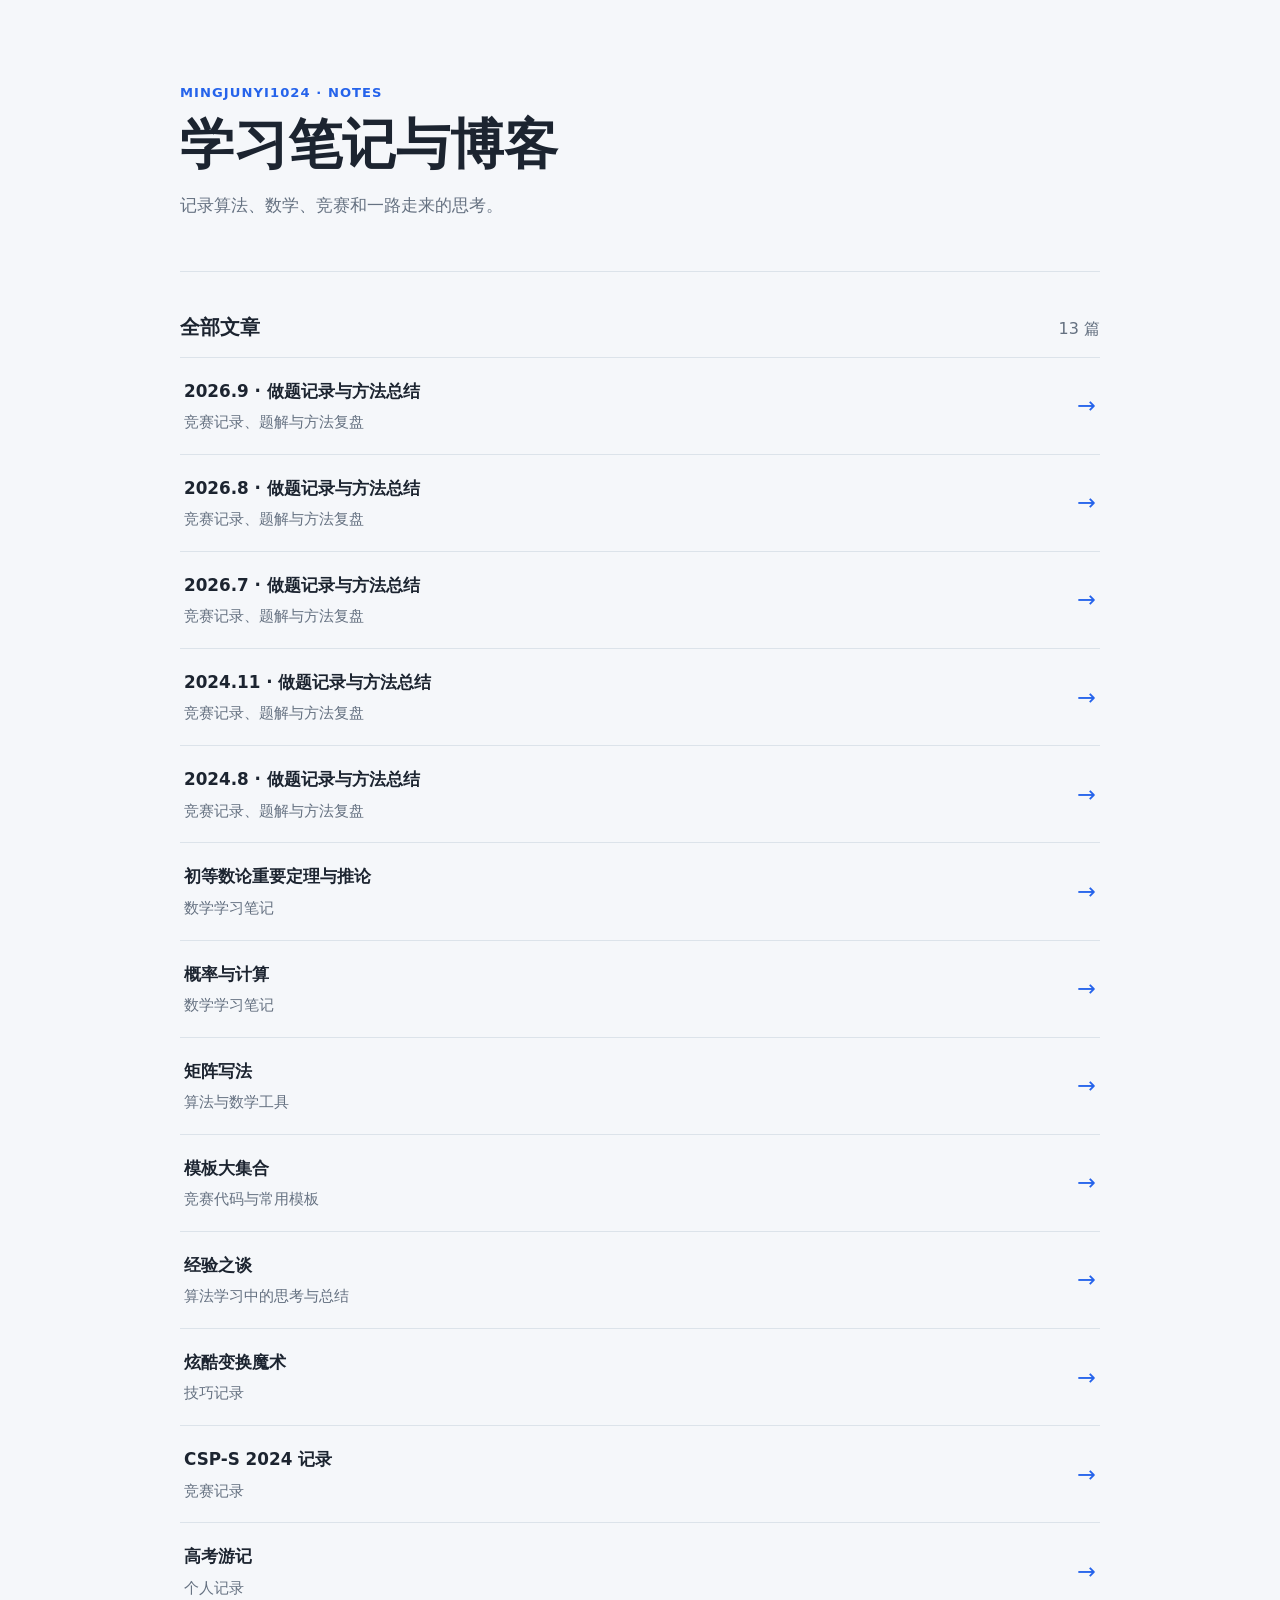
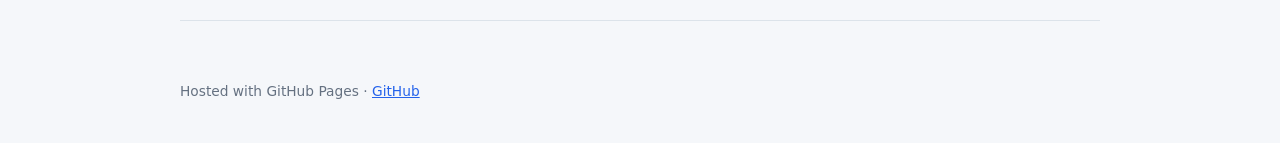
<file: index.html>
<!doctype html>
<html lang="zh-CN">
<head>
  <meta charset="utf-8">
  <meta name="viewport" content="width=device-width, initial-scale=1">
  <title>MingJunYi1024 的学习笔记</title>
  <meta name="description" content="算法、数学与学习记录">
  <link rel="stylesheet" href="styles.css">
</head>
<body>
  <main class="shell">
    <header class="hero">
      <p class="eyebrow">MingJunYi1024 · Notes</p>
      <h1>学习笔记与博客</h1>
      <p class="intro">记录算法、数学、竞赛和一路走来的思考。</p>
    </header>
    <section>
      <div class="section-heading">
        <h2>全部文章</h2>
        <span id="count" class="muted"></span>
      </div>
      <div id="posts" class="post-list"></div>
    </section>
    <footer>Hosted with GitHub Pages · <a href="https://github.com/MingJunYi1024" rel="noreferrer">GitHub</a></footer>
  </main>
  <script>
    const posts = [
      ["2026-09.txt", "2026.9 · 做题记录与方法总结", "竞赛记录、题解与方法复盘"],
      ["2026-08.txt", "2026.8 · 做题记录与方法总结", "竞赛记录、题解与方法复盘"],
      ["2026-07.txt", "2026.7 · 做题记录与方法总结", "竞赛记录、题解与方法复盘"],
      ["2024-11.txt", "2024.11 · 做题记录与方法总结", "竞赛记录、题解与方法复盘"],
      ["2024-08.txt", "2024.8 · 做题记录与方法总结", "竞赛记录、题解与方法复盘"],
      ["number-theory.txt", "初等数论重要定理与推论", "数学学习笔记"],
      ["probability.txt", "概率与计算", "数学学习笔记"],
      ["matrix.txt", "矩阵写法", "算法与数学工具"],
      ["templates.txt", "模板大集合", "竞赛代码与常用模板"],
      ["experience.txt", "经验之谈", "算法学习中的思考与总结"],
      ["magic.txt", "炫酷变换魔术", "技巧记录"],
      ["csp-s-2024.txt", "CSP-S 2024 记录", "竞赛记录"],
      ["gaokao-trip.txt", "高考游记", "个人记录"]
    ];
    document.querySelector("#count").textContent = `${posts.length} 篇`;
    document.querySelector("#posts").innerHTML = posts.map(([file, title, desc]) => `
      <a class="post" href="post.html?file=${encodeURIComponent(file)}">
        <div><h3>${title}</h3><p>${desc}</p></div><span class="arrow">→</span>
      </a>`).join("");
  </script>
</body>
</html>
</file>
<file: styles.css>
:root{color-scheme:light;--ink:#1c2430;--muted:#657181;--line:#dce3ea;--accent:#2563eb;--paper:#fff;--bg:#f5f7fa}
*{box-sizing:border-box}body{margin:0;background:var(--bg);color:var(--ink);font:16px/1.75 system-ui,-apple-system,"Segoe UI","Noto Sans SC","Microsoft YaHei",sans-serif}
.shell{width:min(920px,calc(100% - 32px));margin:0 auto;padding:56px 0 40px}.hero{padding:26px 0 50px;border-bottom:1px solid var(--line)}.eyebrow{margin:0 0 8px;color:var(--accent);font-size:.82rem;font-weight:700;letter-spacing:.08em;text-transform:uppercase}.hero h1{margin:0;font-size:clamp(2rem,5vw,3.35rem);line-height:1.2;letter-spacing:0}.intro{margin:14px 0 0;color:var(--muted);font-size:1.05rem}.section-heading{display:flex;align-items:baseline;justify-content:space-between;margin:38px 0 12px}.section-heading h2{margin:0;font-size:1.25rem}.muted{color:var(--muted)}
.post-list{border-top:1px solid var(--line)}.post{display:flex;align-items:center;justify-content:space-between;gap:20px;padding:19px 4px;border-bottom:1px solid var(--line);color:inherit;text-decoration:none}.post:hover h3{color:var(--accent)}.post h3{margin:0;font-size:1.05rem;transition:color .15s}.post p{margin:3px 0 0;color:var(--muted);font-size:.92rem}.arrow{color:var(--accent);font-size:1.4rem}footer{margin-top:58px;color:var(--muted);font-size:.86rem}a{color:var(--accent)}
.article-shell{max-width:900px}.back{display:inline-block;margin-bottom:34px;text-decoration:none}.article{background:var(--paper);padding:clamp(22px,5vw,58px);border:1px solid var(--line);border-radius:8px;overflow:hidden}.article h1{font-size:clamp(1.8rem,4vw,2.7rem);line-height:1.25}.article h2{margin-top:2.2em;padding-bottom:.25em;border-bottom:1px solid var(--line);line-height:1.3}.article h3{margin-top:1.8em;line-height:1.35}.article img{max-width:100%;height:auto}.article pre{overflow:auto;padding:16px;border-radius:6px;background:#111827}.article code{font-family:ui-monospace,SFMono-Regular,Consolas,monospace;font-size:.9em}.article :not(pre)>code{padding:.15em .35em;background:#eef2f7;border-radius:4px}.article blockquote{margin:1.2em 0;padding:2px 18px;border-left:3px solid var(--accent);color:var(--muted)}.article table{display:block;overflow:auto;border-collapse:collapse}.article th,.article td{padding:7px 12px;border:1px solid var(--line)}
.reader{display:block;width:100%;height:78vh;border:0;background:#fff}
@media(max-width:600px){.shell{padding-top:32px}.hero{padding-bottom:34px}.article{padding:20px 16px}.post{padding:16px 2px}}
</file>
